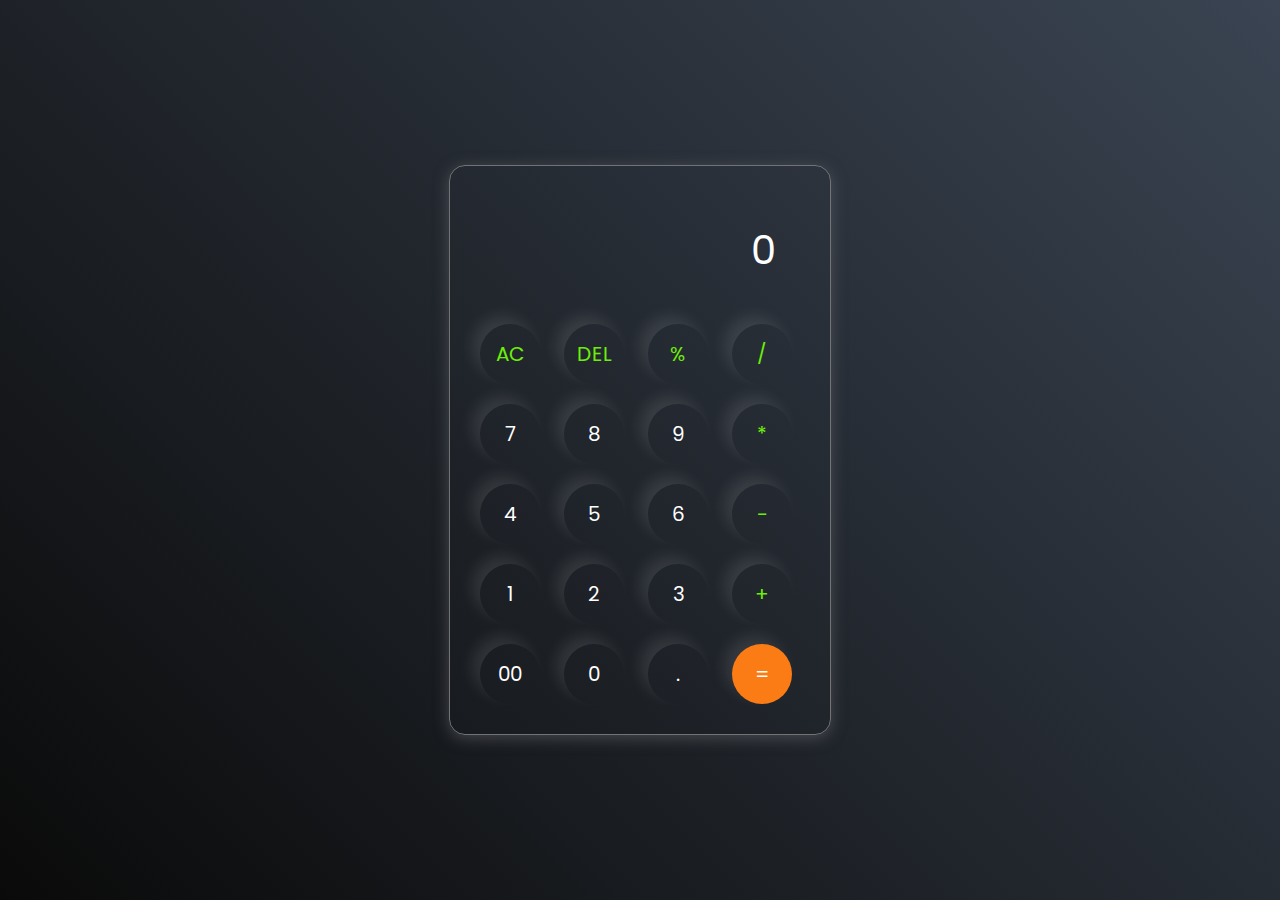
<file: Calculator/index.html>
<!DOCTYPE html>
<html lang="en">
  <head>
    <meta charset="UTF-8" />
    <meta name="viewport" content="width=device-width, initial-scale=1.0" />
    <title>Calculator by Piyush</title>
    <link rel="stylesheet" href="style.css" />
  </head>
  <body>
    <div class="calculator">
      <input type="text" placeholder="0" id="inputBox"/>
      <div>
        <button class="operator">AC</button>
        <button class="operator">DEL</button>
        <button class="operator">%</button>
        <button class="operator">/</button>
      </div>
      <div>
        <button>7</button>
        <button>8</button>
        <button>9</button>
        <button class="operator">*</button>
      </div>
      <div>
        <button>4</button>
        <button>5</button>
        <button>6</button>
        <button class="operator">-</button>
      </div>
      <div>
        <button>1</button>
        <button>2</button>
        <button>3</button>
        <button class="operator">+</button>
      </div>
      <div>
        <button>00</button>
        <button>0</button>
        <button>.</button>
        <button class="equalBtn">=</button>
      </div>
    </div>
    <script src="app.js"></script>
  </body>
</html>
</file>
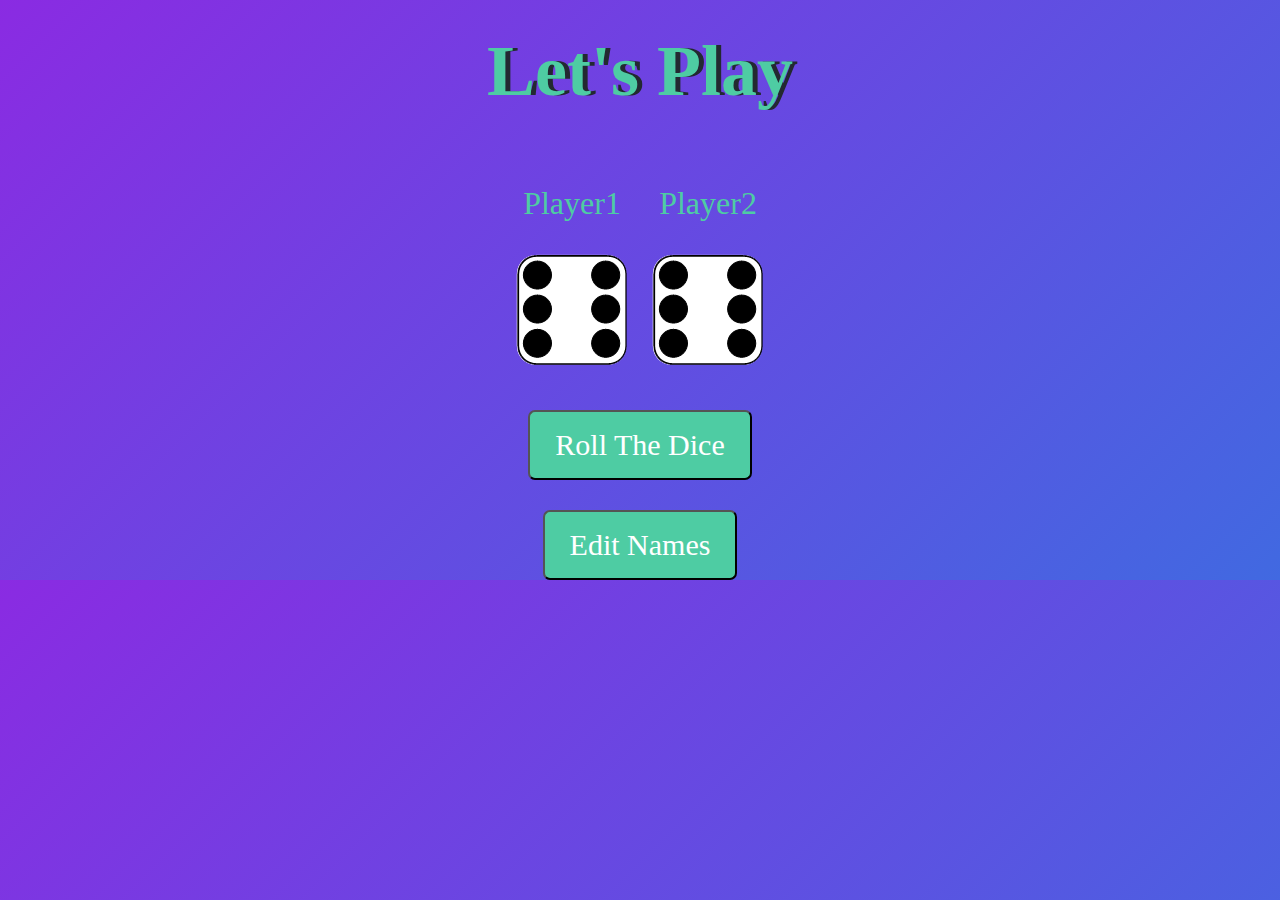
<file: Dice_roll_Game/index.html>
<!DOCTYPE html>
<html lang="en">

<head>
    <meta charset="UTF-8">
    <meta http-equiv="X-UA-Compatible" content="IE=edge">
    <meta name="viewport" content="width=device-width, initial-scale=1.0">
    <title>Dice Game</title>
    <link rel="stylesheet" href="style.css">
</head>

<body>
    <div class="container">
        <h1>Let's Play</h1>

        <div class="dice">
            <p class="Player1">Player1</p>
            <img src="assets/dice6.png" alt="dice 6" class="img1">
        </div>
        <div class="dice">
            <p class="Player2">Player2</p>
            <img src="assets/dice6.png" alt="dice 6" class="img2">
        </div>
    

    <div class="container bottom">
        <button type="button" class="btn" onclick="rollTheDice()">
            Roll The Dice</button>
        
    </div>
    <div class="container bottom">
        <button type="button" class="btn" onclick="editNames()">
            Edit Names</button>
        
    </div>
    </div>
    <script src="app.js"></script>
</body>
</html>
</file>
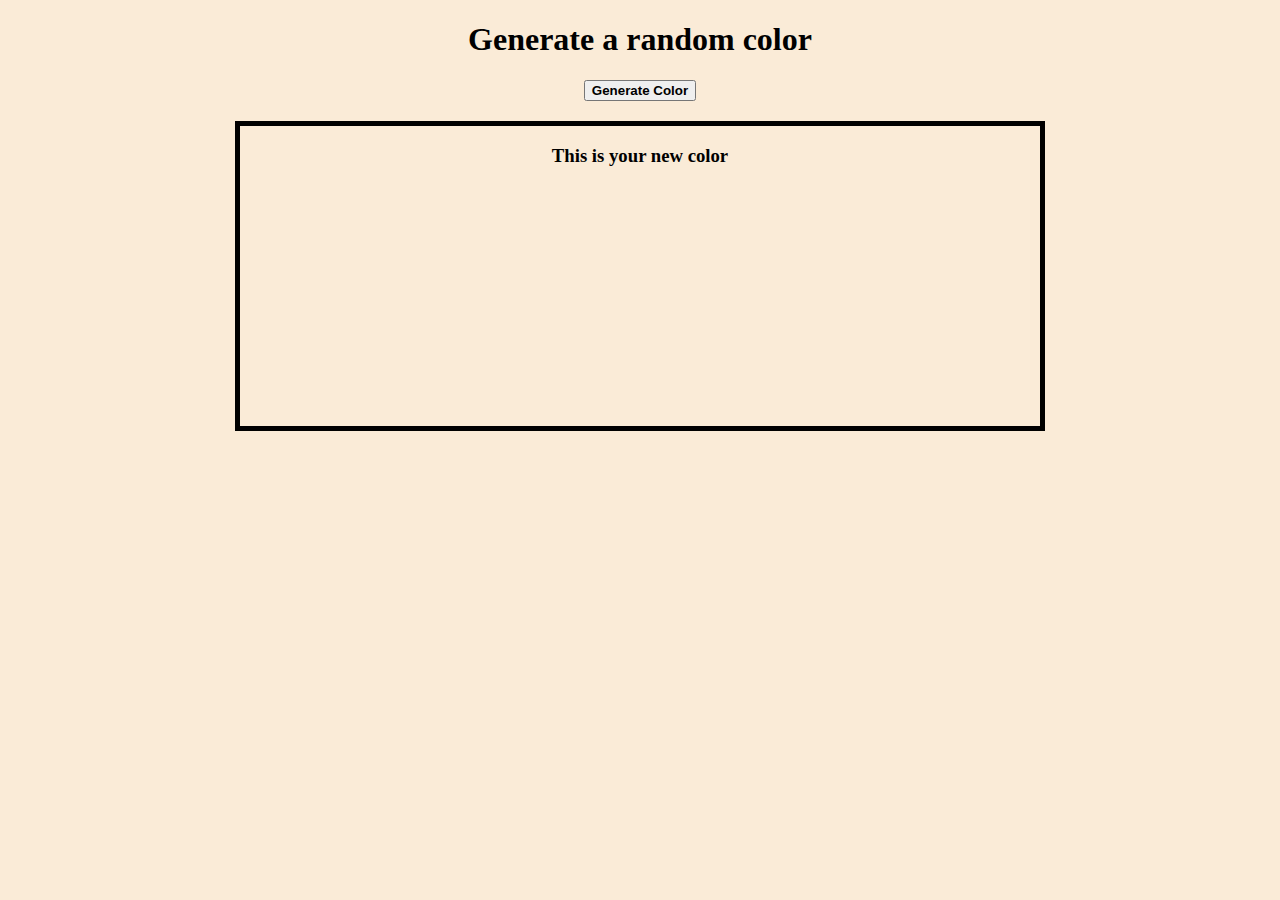
<file: Random Color Generator/index.html>
<!DOCTYPE html>
<html lang="en">
  <head>
    <meta charset="UTF-8" />
    <meta name="viewport" content="width=device-width, initial-scale=1.0" />
    <title>Generate a random color</title>
    <link rel="stylesheet" href="style.css " />
  </head>
  <body>
    <h1>Generate a random color</h1>
    <button><b>Generate Color</b></button>
    <div><h3>This is your new color</h3></div>
    <script src="app.js"></script>
  </body>
</html>
</file>
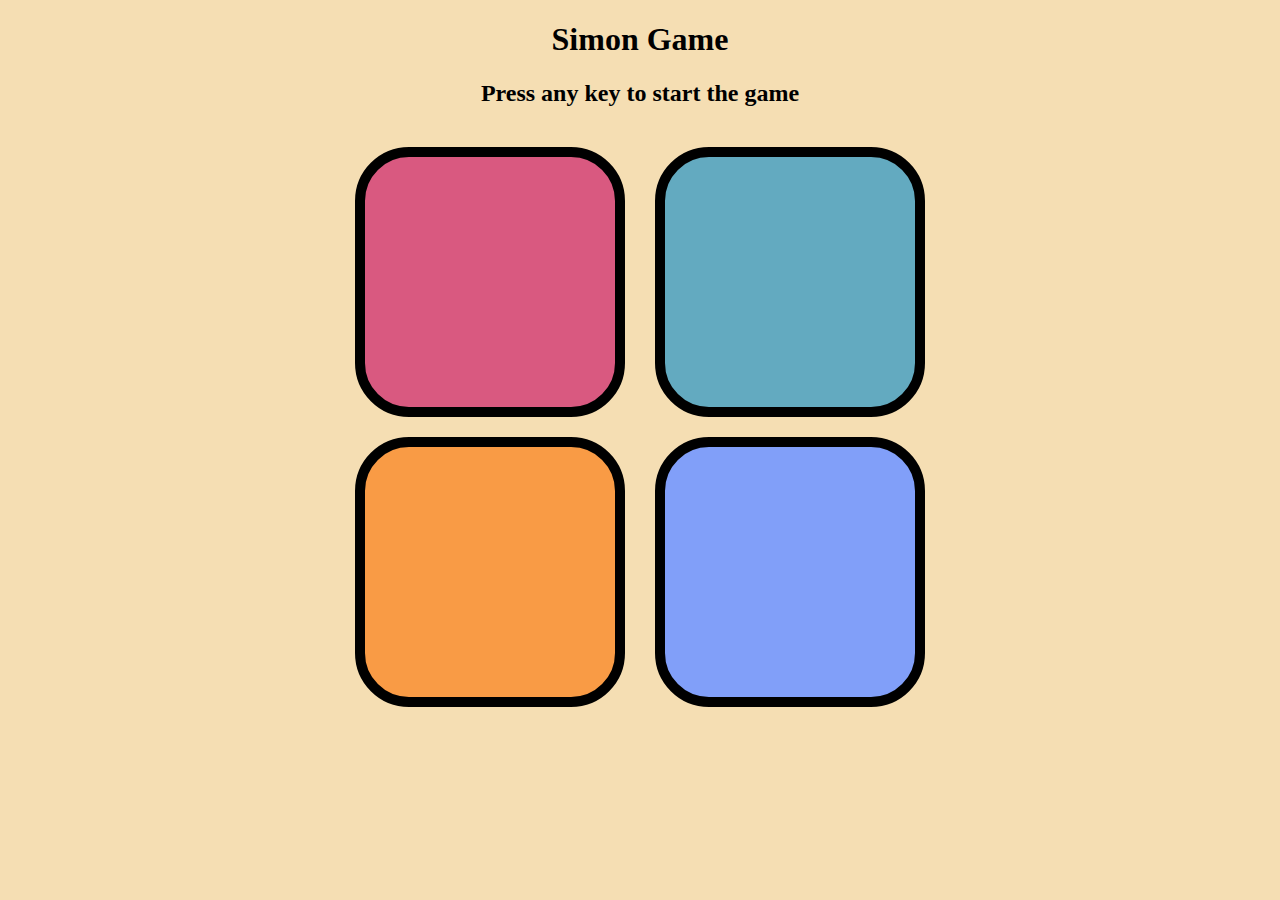
<file: Simon_Says_Game/index.html>
<!DOCTYPE html>
<html lang="en">
<head>
    <meta charset="UTF-8">
    <meta name="viewport" content="width=device-width, initial-scale=1.0">
    <title>Simon Say Game</title>
    <link rel="stylesheet" href="style.css">
</head>
<body>
    <h1>Simon Game</h1>
    <h2>Press any key to start the game</h2>
 
    <div class="btn-container">
        <div class="line-one">
        <div class="btn red" type = "button" id="red"></div>
        <div class="btn orange" type = "button" id="orange"></div>
    </div>
    <div class="line-two">
        <div class="btn green" type = "button" id="green"></div>
        <div class="btn purple" type = "button" id="purple"></div>
    </div>
    <script src="app.js"></script>
</body>
</html>
</file>
<file: Calculator/style.css>
@import url("https://fonts.googleapis.com/css2?family=Poppins:wght@500&display=swap");

* {
  margin: 0;
  padding: 0;
  box-sizing: border-box;
  font-family: "Poppins", sans-serif;
}

body {
  width: 100%;
  height: 100vh;
  display: flex;
  justify-content: center;
  align-items: center;
  background: linear-gradient(45deg, #0a0a0a, #3a4452);
}

.calculator {
  border: 1px solid #717377;
  padding: 20px;
  border-radius: 16px;
  background: transparent;
  box-shadow: 0px 3px 15px rgba(113, 115, 119, 0.5);
}
input {
  width: 320px;
  border: none;
  padding: 24px;
  margin: 10px;
  background: transparent;
  /* box-shadow: 0px 3px 15px rgba(84, 84, 84, 0.1); */
  font-size: 40px;
  text-align: right;
  cursor: pointer;
  color: #fff;
}
input::placeholder {
  color: #ffffff;
}
button {
  border: none;
  width: 60px;
  height: 60px;
  margin: 10px;
  border-radius: 50%;
  background: transparent;
  color: #fff;
  font-size: 20px;
  box-shadow: -8px -8px 15px rgba(255, 255, 255, 0.1);
  cursor: pointer;
}
.equalBtn {
  background: #fb7c14;
}
.operator {
  color: #6dee0a;
}
</file>
<file: Dice_roll_Game/style.css>
.container {
  width: 70%;
  margin: auto;
  text-align: center;
}

.dice {
  text-align: center;
  display: inline-block;
  margin: 10px;
}

body {
  background: linear-gradient(135deg, #8a2be2, #4169e1);
  /* background-color: #042f4b; */
  margin: 0;
}

h1 {
  margin: 30px;
  font-family: "Lobster", cursive;
  text-shadow: 5px 0 #232931;
  font-size: 4.5rem;
  color: #4ecca3;
  text-align: center;
}

p {
  font-size: 2rem;
  color: #4ecca3;
  font-family: "Indie Flower", cursive;
}

img {
  width: 100%;
}

.bottom {
  padding-top: 30px;
}

.btn {
  background: #4ecca3;
  font-family: "Indie Flower", cursive;
  border-radius: 7px;
  color: #ffff;
  font-size: 30px;
  padding: 16px 25px 16px 25px;
  text-decoration: none;
}

.butn:hover {
  background: #232931;
  text-decoration: none;
}

.even-roll {
  transition: transform 1.5s ease-out;
}
.odd-roll {
  transition: transform 1.25s ease-out;
}
</file>
<file: Random Color Generator/style.css>
body {
    text-align: center;
    background-color: antiquewhite;
}

div{
    height: 300px;
    width: 800px;
    border: 5px solid black;
    margin: auto;
    margin-top: 20px;
}
</file>
<file: Simon_Says_Game/style.css>
body{
    text-align: center;
    background-color: wheat;
}
.btn{
    height: 250px;
    width: 250px;
    border-radius: 20%;
    border: 10px solid black;
    margin: 20px 15px ;
}
.btn-container{
    display: flex;
    justify-content: center;
}
.red{
    background-color: #d95980;
}
.green{
    background-color: #63aac0;
}
.orange{
    background-color: #f99b45;
}
.purple{
    background-color: #819ff9;
}
.flash{
    background-color: white;
}

.userflash {
    background-color: greenyellow;
}
</file>
